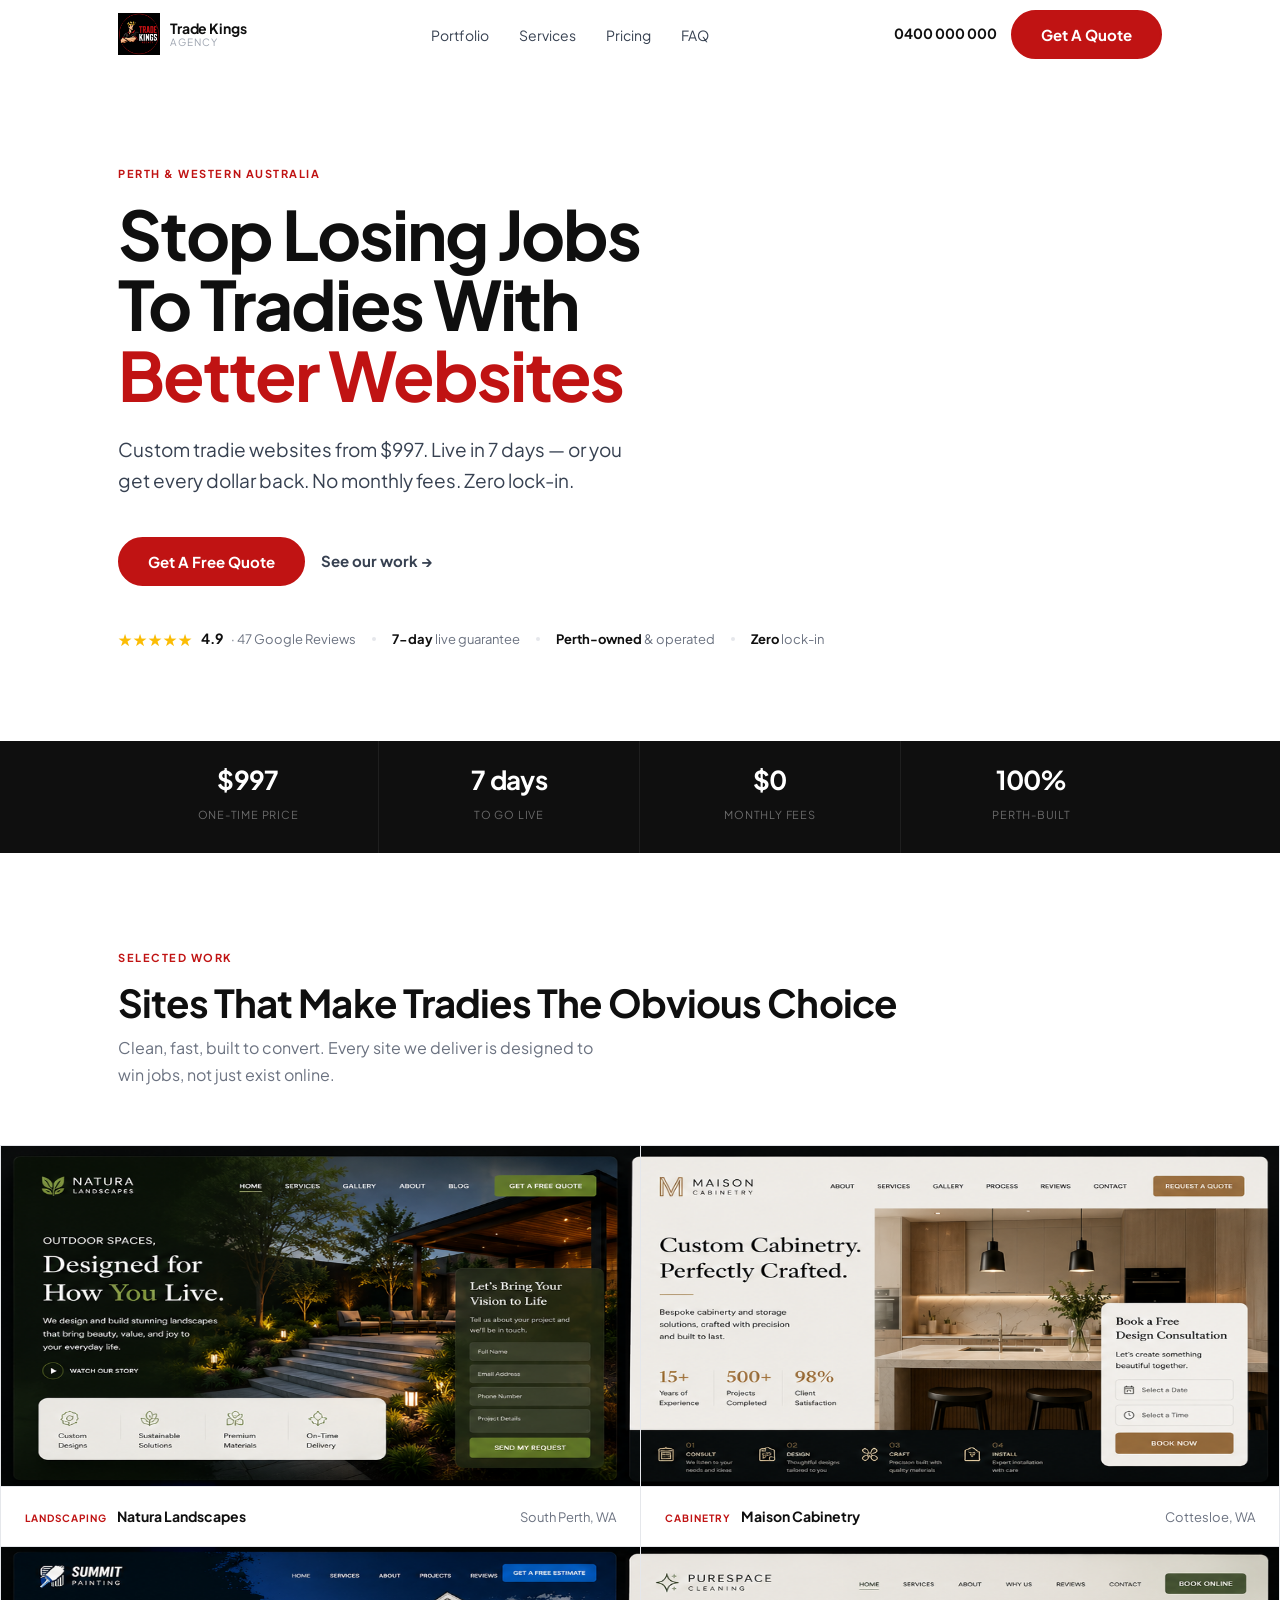
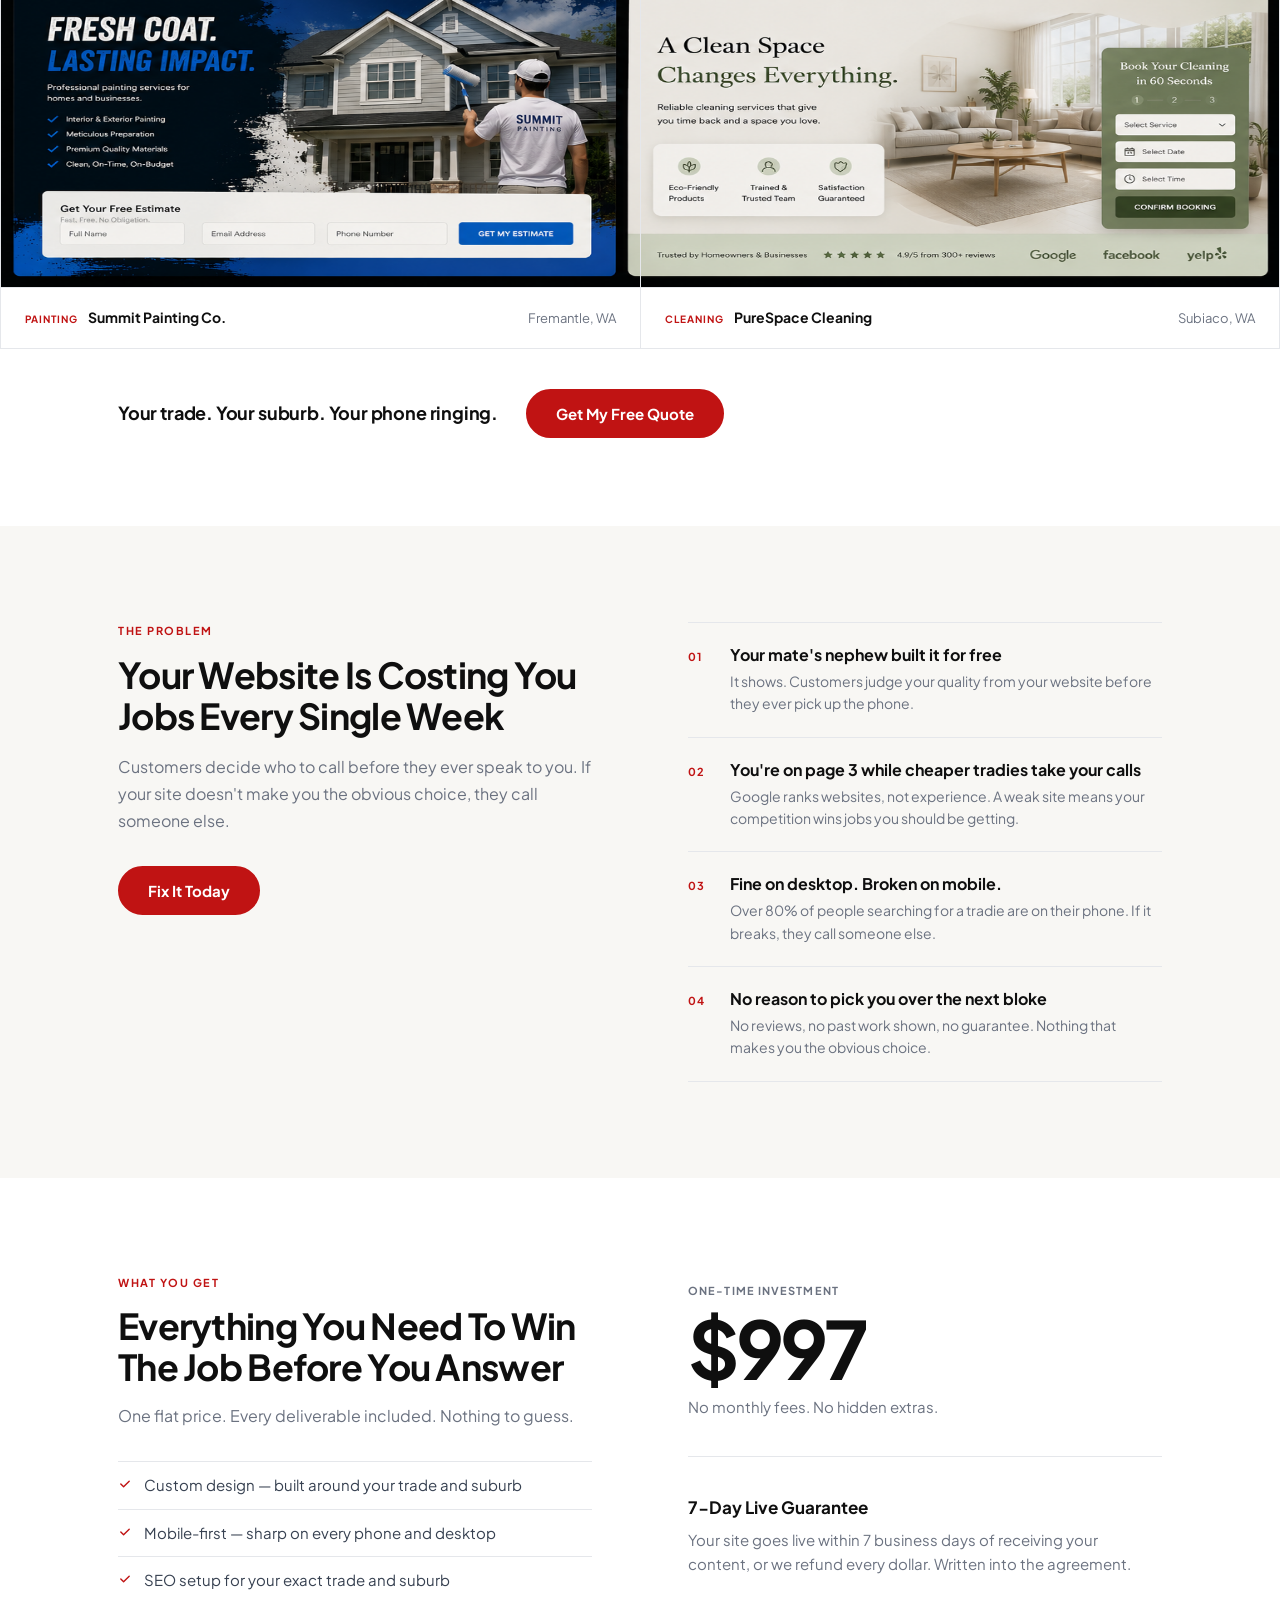
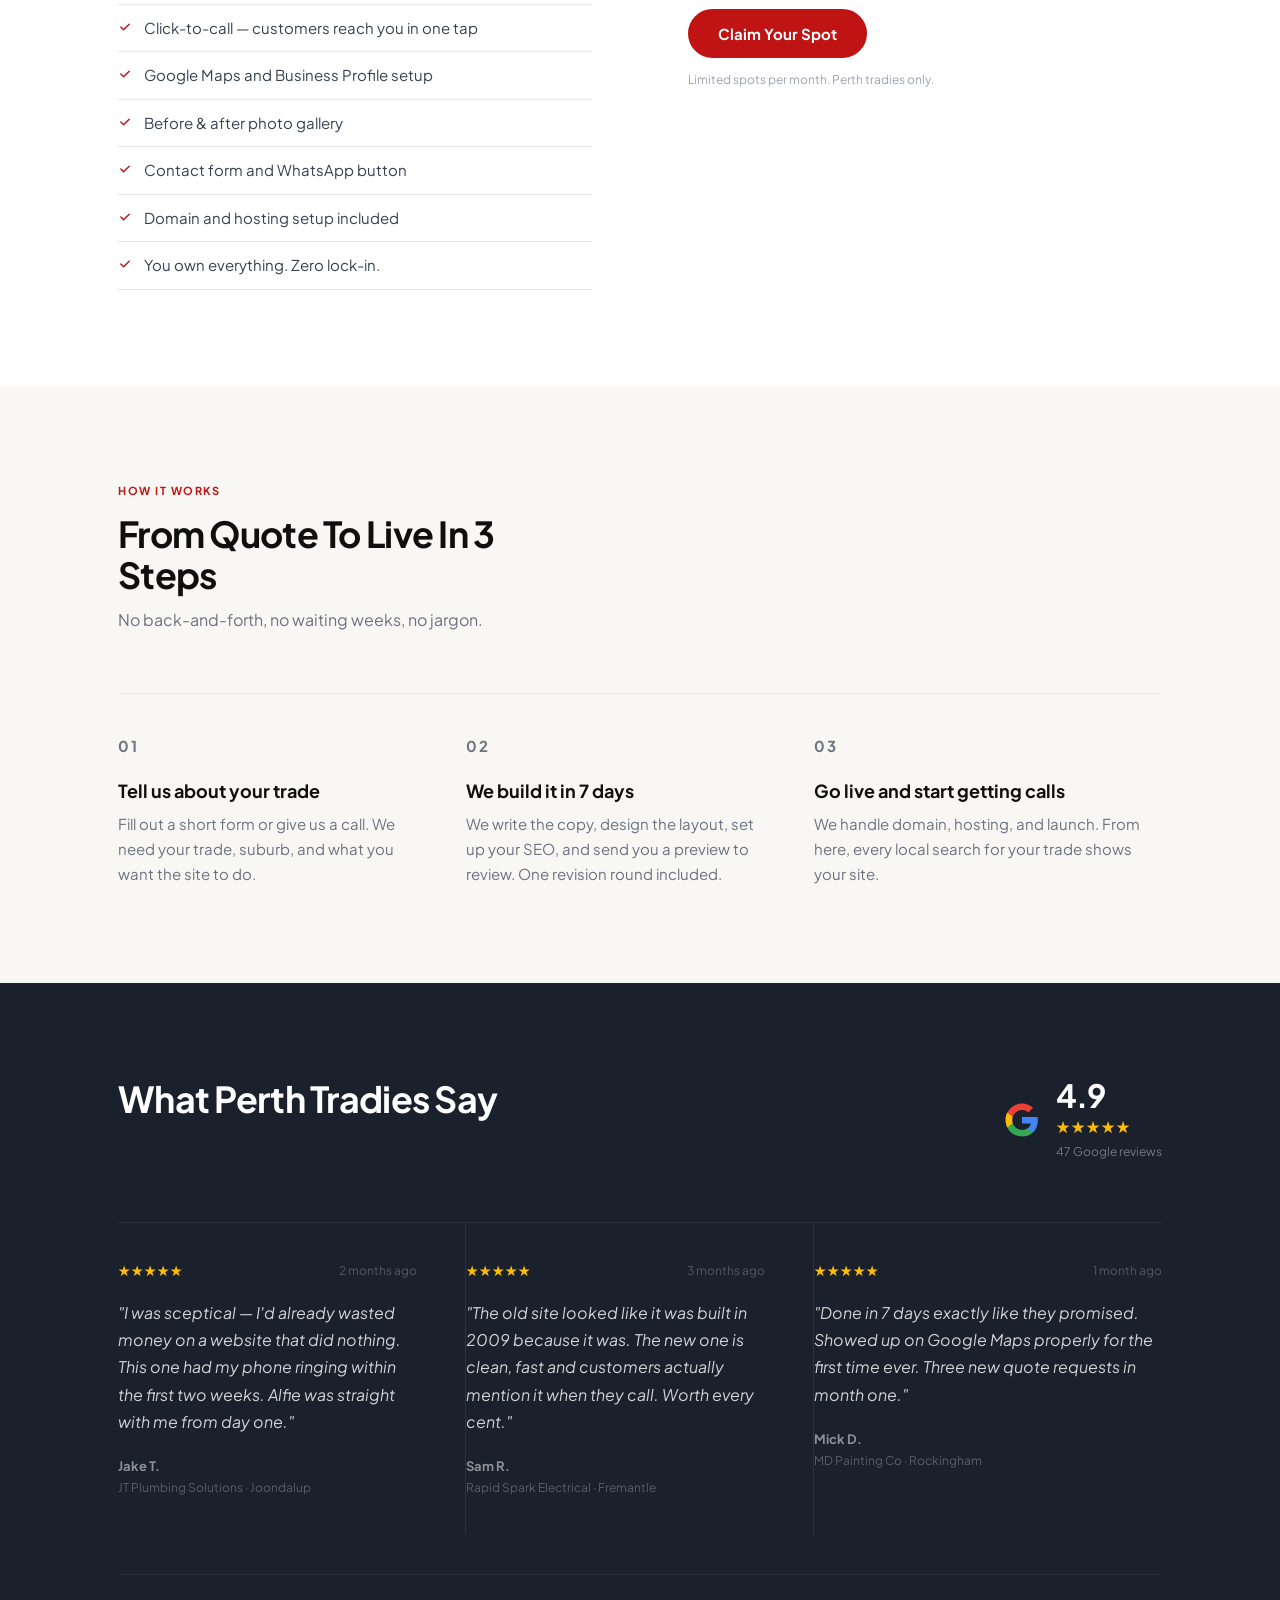
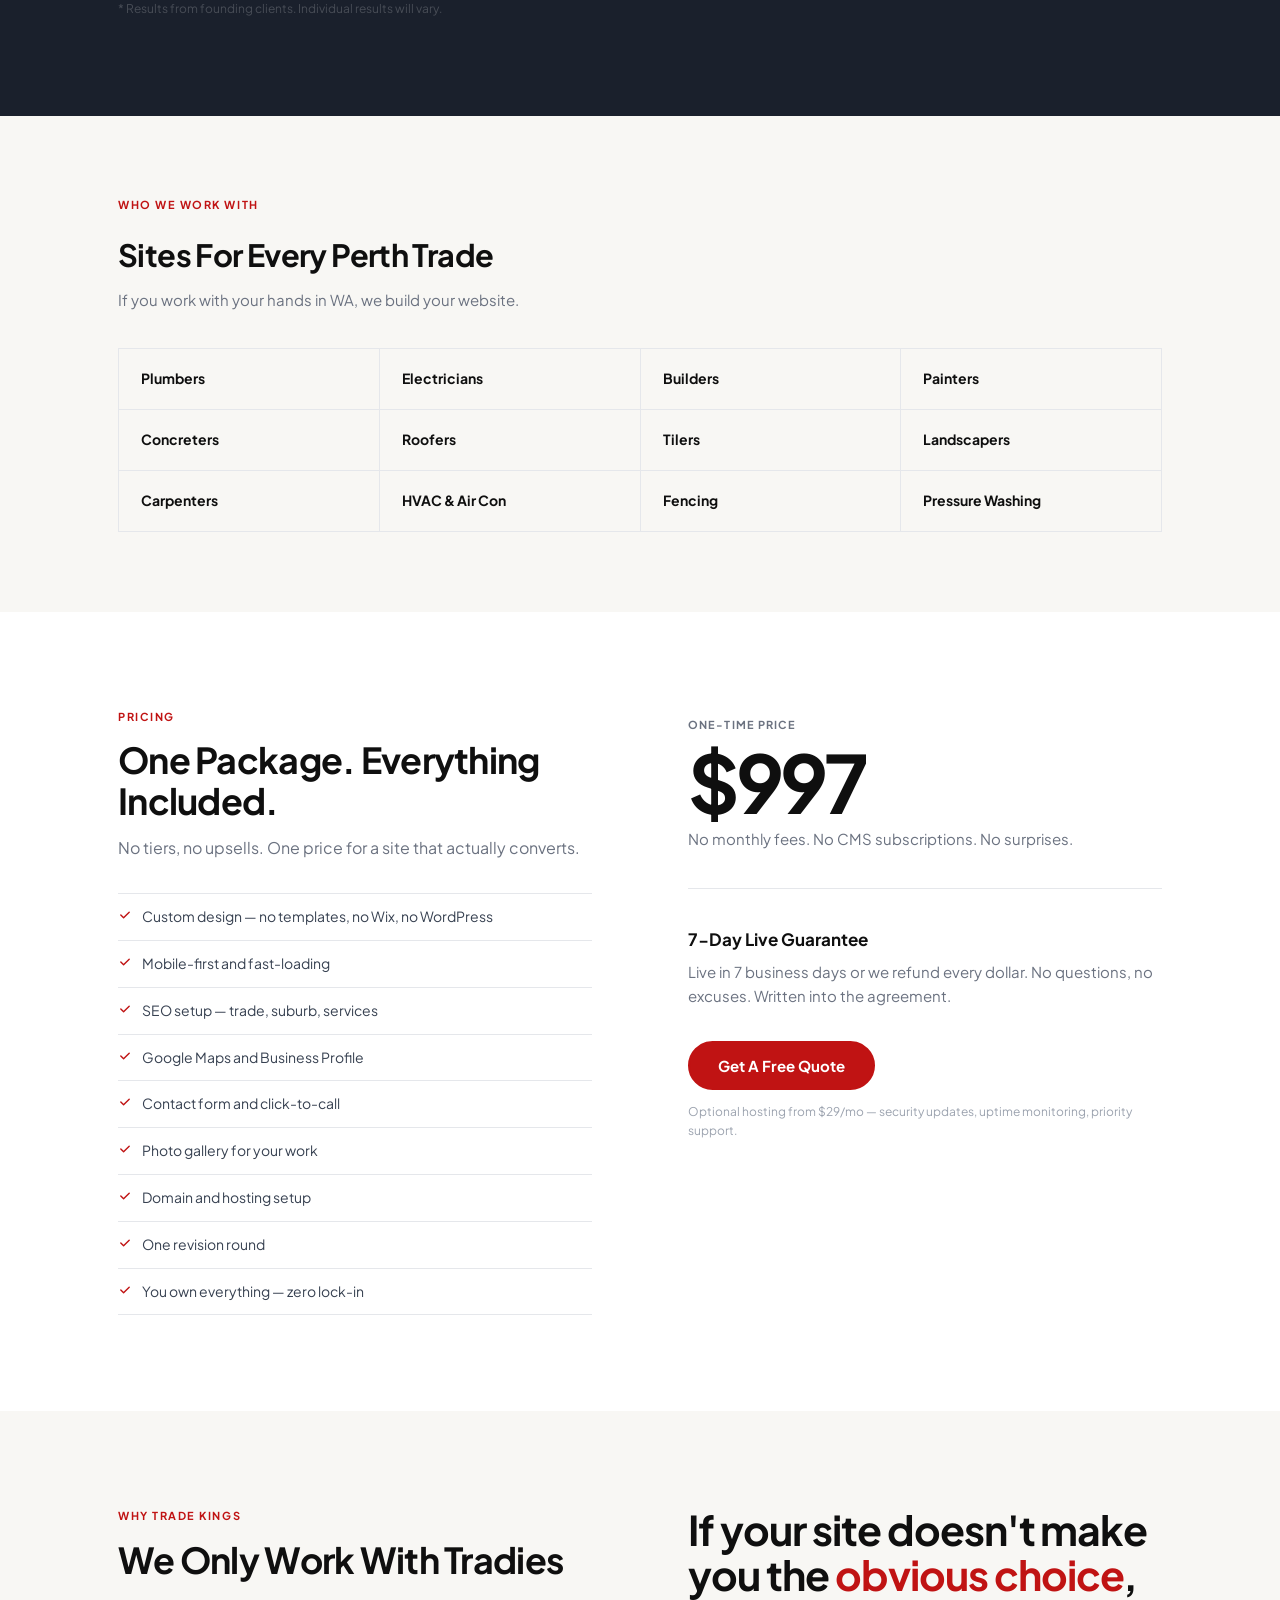
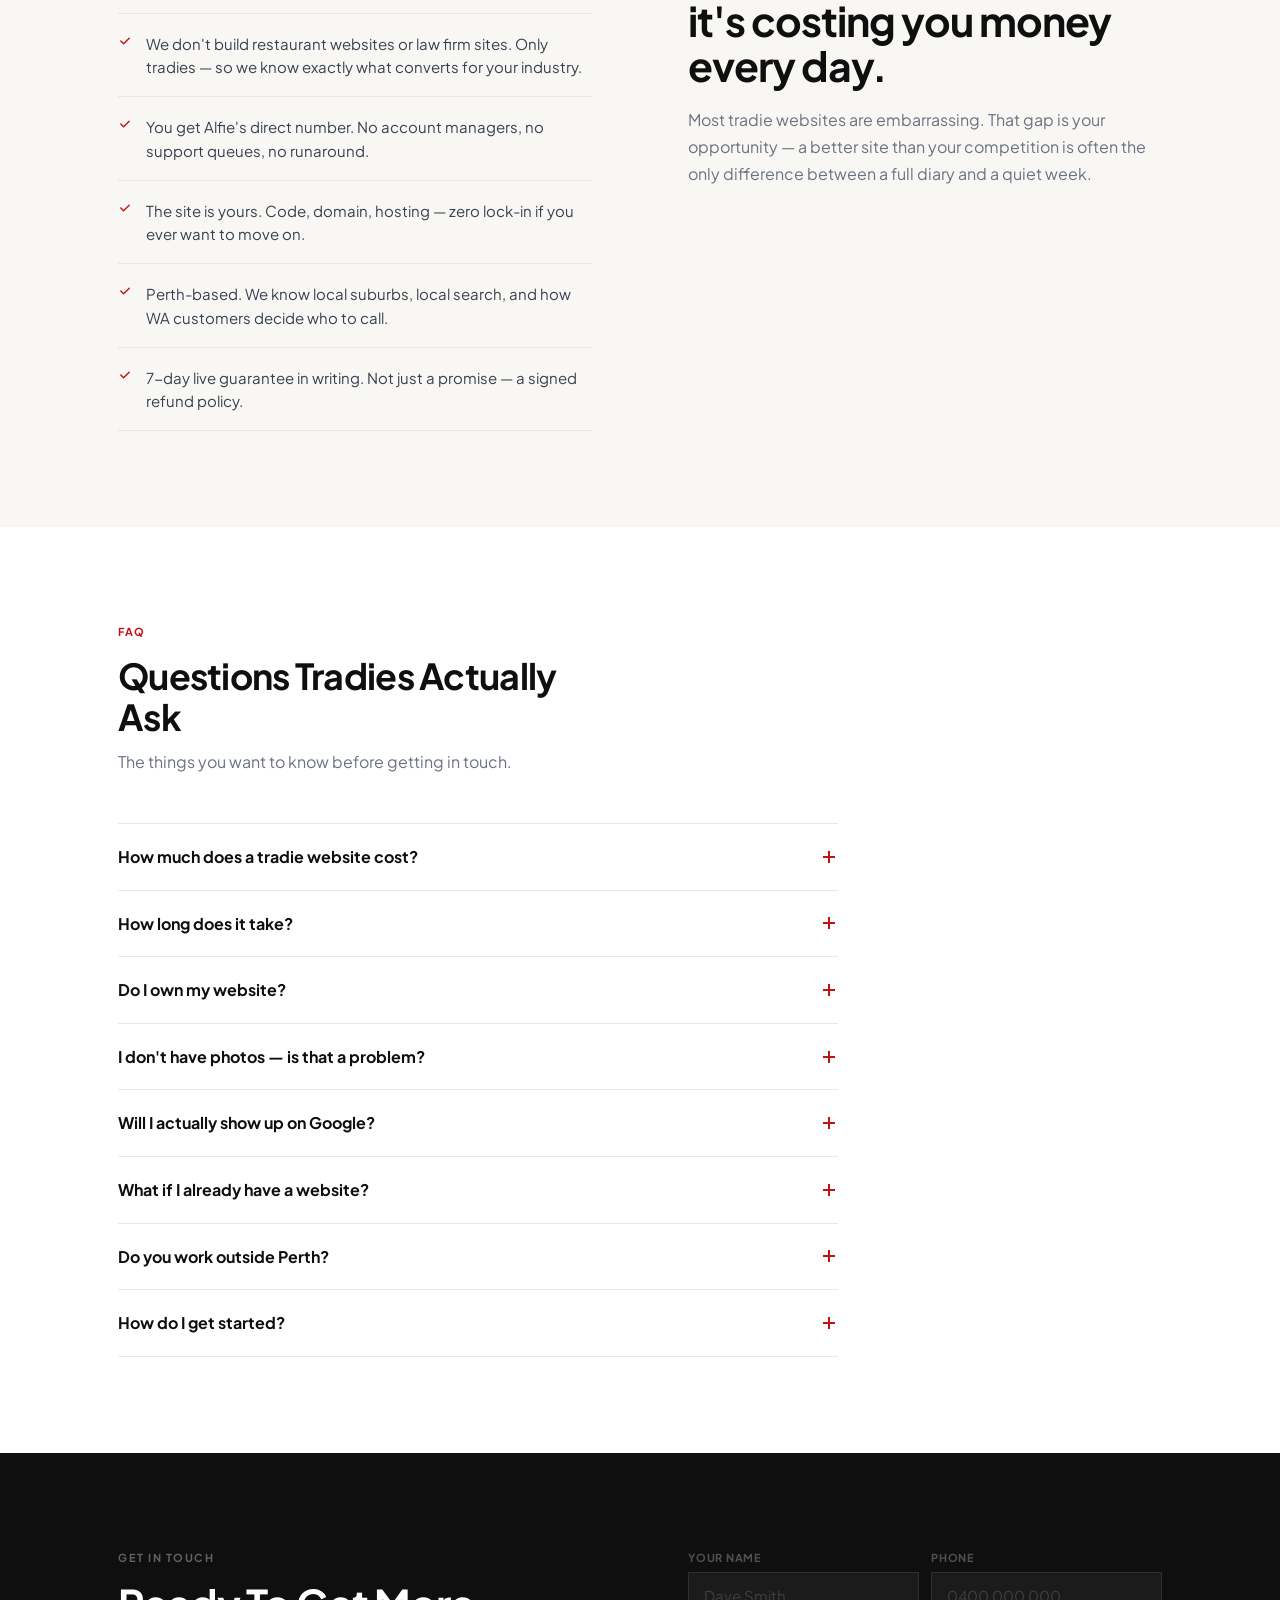
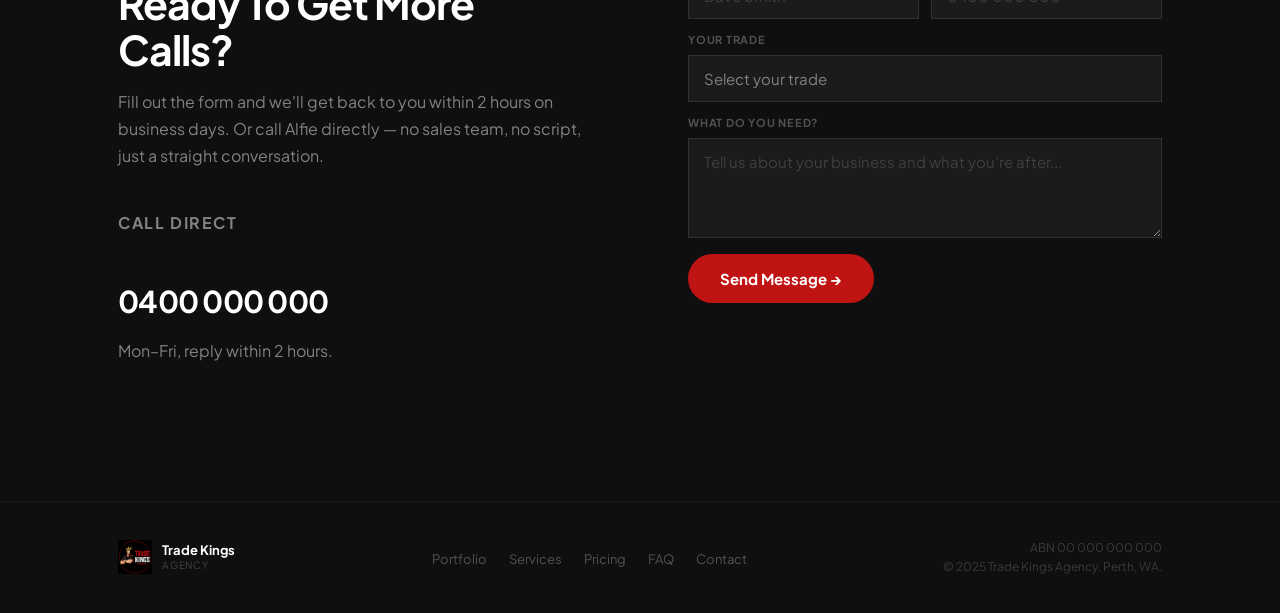
<file: index.html>
<!DOCTYPE html>
<html lang="en">
<head>
<meta charset="UTF-8">
<meta name="viewport" content="width=device-width, initial-scale=1.0">
<title>Trade Kings Agency — Perth Tradie Websites That Get You More Calls</title>
<meta name="description" content="Trade Kings Agency builds high-converting websites for Perth tradies. From $997, live in 7 days, zero monthly fees. Plumbers, electricians, builders and more across WA.">
<meta name="robots" content="index, follow">
<link rel="canonical" href="https://tradekingsagency.com.au/">
<meta property="og:type" content="website">
<meta property="og:title" content="Trade Kings Agency — Perth Tradie Websites">
<meta property="og:description" content="Websites for Perth tradies from $997. Live in 7 days or your money back.">
<meta property="og:url" content="https://tradekingsagency.com.au/">
<meta name="twitter:card" content="summary_large_image">
<link rel="preconnect" href="https://fonts.googleapis.com">
<link rel="preconnect" href="https://fonts.gstatic.com" crossorigin>
<link href="https://fonts.googleapis.com/css2?family=Plus+Jakarta+Sans:wght@400;700&display=swap" rel="stylesheet">
<script type="application/ld+json">
{"@context":"https://schema.org","@type":"LocalBusiness","name":"Trade Kings Agency","description":"Web design for Perth tradies.","url":"https://tradekingsagency.com.au","telephone":"+61400000000","address":{"@type":"PostalAddress","addressLocality":"Perth","addressRegion":"WA","addressCountry":"AU"},"areaServed":"Western Australia","aggregateRating":{"@type":"AggregateRating","ratingValue":"4.9","reviewCount":"47"}}
</script>
<script type="application/ld+json">
{"@context":"https://schema.org","@type":"FAQPage","mainEntity":[{"@type":"Question","name":"How much does a tradie website cost?","acceptedAnswer":{"@type":"Answer","text":"From $997 one-time. No monthly fees."}},{"@type":"Question","name":"How long does it take?","acceptedAnswer":{"@type":"Answer","text":"7 business days from receiving your content, guaranteed in writing."}}]}
</script>
<style>
*, *::before, *::after { box-sizing: border-box; margin: 0; padding: 0; }

:root {
  --red:    #C01313;
  --black:  #0F0F0F;
  --ink:    #1A202C;
  --body:   #374151;
  --muted:  #6B7280;
  --faint:  #9CA3AF;
  --rule:   #E5E7EB;
  --cream:  #F8F7F4;
  --white:  #FFFFFF;
  --max:    1140px;
  --px:     48px;
}

html { scroll-behavior: smooth; }
body { font-family: 'Plus Jakarta Sans', sans-serif; font-size: 17px; line-height: 1.7; color: var(--body); background: var(--white); -webkit-font-smoothing: antialiased; }
img { display: block; max-width: 100%; }
a { color: inherit; text-decoration: none; }

.wrap { max-width: var(--max); margin: 0 auto; padding: 0 var(--px); }

.btn { display: inline-block; font-family: inherit; font-size: 15px; font-weight: 700; line-height: 1; padding: 15px 28px; border-radius: 100px; border: 2px solid transparent; cursor: pointer; transition: all .18s; white-space: nowrap; }
.btn-red  { background: var(--red); color: var(--white); border-color: var(--red); }
.btn-red:hover { background: #a01010; border-color: #a01010; }
.btn-white { background: var(--white); color: var(--black); border-color: var(--white); }
.btn-white:hover { background: var(--cream); }
.btn-outline { background: transparent; color: var(--black); border-color: var(--rule); }
.btn-outline:hover { border-color: var(--black); }

.eyebrow { display: block; font-size: 11px; font-weight: 700; letter-spacing: .14em; text-transform: uppercase; color: var(--red); margin-bottom: 14px; }

.reveal { opacity: 0; transform: translateY(18px); transition: opacity .5s ease, transform .5s ease; }
.reveal.in { opacity: 1; transform: none; }


/* ─── NAV ─── */
.site-header { position: sticky; top: 0; z-index: 100; background: var(--white); border-bottom: 1px solid transparent; transition: border-color .2s, box-shadow .2s; }
.site-header.scrolled { border-bottom-color: var(--rule); box-shadow: 0 1px 16px rgba(0,0,0,.06); }
.nav { display: flex; align-items: center; height: 68px; gap: 40px; }
.nav__logo { flex-shrink: 0; display: flex; align-items: center; gap: 10px; }
.nav__logo img { width: 42px; height: 42px; object-fit: contain; }
.nav__logo-name { font-size: 14px; font-weight: 700; color: var(--black); line-height: 1.2; letter-spacing: -.01em; }
.nav__logo-name small { display: block; font-size: 10px; font-weight: 400; letter-spacing: .1em; text-transform: uppercase; color: var(--faint); }
.nav__links { display: flex; align-items: center; gap: 30px; list-style: none; margin: 0 auto; }
.nav__links a { font-size: 14px; color: var(--body); transition: color .15s; }
.nav__links a:hover { color: var(--black); }
.nav__right { display: flex; align-items: center; gap: 14px; flex-shrink: 0; }
.nav__phone { font-size: 14px; font-weight: 700; color: var(--black); transition: color .15s; }
.nav__phone:hover { color: var(--red); }
.hamburger { display: none; background: none; border: none; cursor: pointer; padding: 6px; margin-left: auto; }
.hamburger span { display: block; width: 22px; height: 2px; background: var(--black); margin: 5px 0; transition: all .22s; }
.hamburger[aria-expanded="true"] span:nth-child(1) { transform: translateY(7px) rotate(45deg); }
.hamburger[aria-expanded="true"] span:nth-child(2) { opacity: 0; }
.hamburger[aria-expanded="true"] span:nth-child(3) { transform: translateY(-7px) rotate(-45deg); }
.nav-drawer { display: none; position: fixed; top: 68px; left: 0; right: 0; background: var(--white); border-top: 1px solid var(--rule); padding: 20px var(--px) 28px; z-index: 99; box-shadow: 0 8px 32px rgba(0,0,0,.1); }
.nav-drawer.open { display: block; }
.nav-drawer a { display: block; font-size: 16px; font-weight: 700; color: var(--black); padding: 12px 0; border-bottom: 1px solid var(--rule); }
.nav-drawer .btn { margin-top: 18px; display: block; text-align: center; }


/* ─── HERO ─── */
.hero { background: var(--white); padding: 96px 0 88px; }
.hero__inner { max-width: 780px; }
.hero__h1 {
  font-size: clamp(40px, 5.5vw, 68px);
  font-weight: 700;
  line-height: 1.04;
  letter-spacing: -.03em;
  color: var(--black);
  margin-bottom: 24px;
}
.hero__h1 em { font-style: normal; color: var(--red); }
.hero__sub { font-size: 19px; color: var(--body); line-height: 1.65; margin-bottom: 40px; max-width: 520px; }
.hero__actions { display: flex; align-items: center; gap: 16px; flex-wrap: wrap; margin-bottom: 40px; }
.hero__link { font-size: 15px; font-weight: 700; color: var(--body); display: inline-flex; align-items: center; gap: 6px; transition: color .15s, gap .15s; }
.hero__link:hover { color: var(--black); gap: 10px; }
.hero__trust { display: flex; align-items: center; gap: 0; flex-wrap: wrap; }
.hero__stars { display: flex; align-items: center; gap: 8px; }
.hero__stars-icons { color: #FBBC04; font-size: 16px; letter-spacing: 1px; }
.hero__stars-text { font-size: 14px; font-weight: 700; color: var(--black); }
.hero__stars-count { font-size: 13px; color: var(--muted); font-weight: 400; }
.hero__trust-dot { width: 4px; height: 4px; border-radius: 50%; background: var(--rule); margin: 0 16px; flex-shrink: 0; }
.hero__trust-item { font-size: 13px; color: var(--muted); }
.hero__trust-item strong { color: var(--black); font-weight: 700; }


/* ─── STATS BAR ─── */
.stats-bar { background: var(--black); }
.stats-bar__inner { display: grid; grid-template-columns: repeat(4, 1fr); }
.stat-item { padding: 26px 0; text-align: center; border-right: 1px solid rgba(255,255,255,.07); }
.stat-item:last-child { border-right: none; }
.stat-item__num { display: block; font-size: 26px; font-weight: 700; color: var(--white); letter-spacing: -.025em; line-height: 1; margin-bottom: 5px; }
.stat-item__label { font-size: 11px; color: rgba(255,255,255,.38); letter-spacing: .07em; text-transform: uppercase; }


/* ─── PORTFOLIO ─── */
.portfolio { padding: 96px 0 0; background: var(--white); }
.portfolio__head { margin-bottom: 56px; }
.portfolio__head h2 { font-size: clamp(28px, 3vw, 42px); font-weight: 700; color: var(--black); letter-spacing: -.025em; line-height: 1.12; margin-bottom: 10px; }
.portfolio__head p { font-size: 16px; color: var(--muted); max-width: 480px; }
.portfolio__grid { display: grid; grid-template-columns: 1fr 1fr; border-top: 1px solid var(--rule); border-left: 1px solid var(--rule); }
.portfolio__card { overflow: hidden; border-right: 1px solid var(--rule); border-bottom: 1px solid var(--rule); }
.portfolio__card-img { height: 340px; background-image: url('portfolio.png'); background-size: 200% 200%; background-repeat: no-repeat; transition: transform .5s cubic-bezier(.25,.46,.45,.94); }
.portfolio__card:hover .portfolio__card-img { transform: scale(1.03); }
.portfolio__card--tl .portfolio__card-img { background-position: 0% 0%; }
.portfolio__card--tr .portfolio__card-img { background-position: 100% 0%; }
.portfolio__card--bl .portfolio__card-img { background-position: 0% 100%; }
.portfolio__card--br .portfolio__card-img { background-position: 100% 100%; }
.portfolio__card-info { padding: 18px 24px; border-top: 1px solid var(--rule); display: flex; align-items: baseline; gap: 10px; flex-wrap: wrap; }
.portfolio__trade { font-size: 10px; font-weight: 700; letter-spacing: .1em; text-transform: uppercase; color: var(--red); }
.portfolio__name { font-size: 14px; font-weight: 700; color: var(--black); }
.portfolio__loc { font-size: 13px; color: var(--muted); margin-left: auto; }
.portfolio__cta { padding: 40px 0 88px; display: flex; align-items: center; gap: 28px; flex-wrap: wrap; }
.portfolio__cta p { font-size: 18px; font-weight: 700; color: var(--black); letter-spacing: -.01em; }


/* ─── PAIN ─── */
.pain { padding: 96px 0; background: var(--cream); }
.pain__inner { display: grid; grid-template-columns: 1fr 1fr; gap: 96px; align-items: start; }
.pain__left h2 { font-size: clamp(26px, 2.8vw, 38px); font-weight: 700; color: var(--black); letter-spacing: -.02em; line-height: 1.14; margin-bottom: 16px; }
.pain__left > p { font-size: 16px; color: var(--muted); line-height: 1.7; margin-bottom: 32px; }
.pain__list { list-style: none; counter-reset: pain; }
.pain__item { counter-increment: pain; display: flex; gap: 18px; padding: 22px 0; border-bottom: 1px solid var(--rule); }
.pain__item:first-child { border-top: 1px solid var(--rule); }
.pain__n { font-size: 11px; font-weight: 700; color: var(--red); letter-spacing: .07em; padding-top: 3px; flex-shrink: 0; min-width: 24px; }
.pain__n::before { content: counter(pain, decimal-leading-zero); }
.pain__copy strong { display: block; font-size: 16px; font-weight: 700; color: var(--black); margin-bottom: 4px; line-height: 1.3; }
.pain__copy p { font-size: 14px; color: var(--muted); line-height: 1.6; }


/* ─── OFFER ─── */
.offer { padding: 96px 0; background: var(--white); }
.offer__inner { display: grid; grid-template-columns: 1fr 1fr; gap: 96px; align-items: start; }
.offer__left h2 { font-size: clamp(26px, 2.8vw, 38px); font-weight: 700; color: var(--black); letter-spacing: -.02em; line-height: 1.14; margin-bottom: 14px; }
.offer__left > p { font-size: 16px; color: var(--muted); margin-bottom: 32px; line-height: 1.7; }
.offer__list { list-style: none; }
.offer__list li { display: flex; gap: 12px; align-items: flex-start; padding: 12px 0; border-bottom: 1px solid var(--rule); font-size: 15px; color: var(--body); line-height: 1.5; }
.offer__list li:first-child { border-top: 1px solid var(--rule); }
.tick { color: var(--red); flex-shrink: 0; margin-top: 3px; }
.offer__right { padding-top: 8px; }
.offer__price-label { font-size: 11px; font-weight: 700; letter-spacing: .1em; text-transform: uppercase; color: var(--muted); margin-bottom: 8px; }
.offer__price { font-size: 80px; font-weight: 700; color: var(--black); letter-spacing: -.05em; line-height: 1; margin-bottom: 6px; }
.offer__price-note { font-size: 15px; color: var(--muted); margin-bottom: 36px; padding-bottom: 36px; border-bottom: 1px solid var(--rule); }
.offer__guarantee { margin-bottom: 32px; }
.offer__guarantee strong { display: block; font-size: 17px; font-weight: 700; color: var(--black); margin-bottom: 6px; }
.offer__guarantee p { font-size: 15px; color: var(--muted); line-height: 1.65; }
.offer__note { margin-top: 12px; font-size: 12px; color: var(--faint); }


/* ─── PROCESS ─── */
.process { padding: 96px 0; background: var(--cream); }
.process__head { max-width: 480px; margin-bottom: 60px; }
.process__head h2 { font-size: clamp(26px, 2.8vw, 38px); font-weight: 700; color: var(--black); letter-spacing: -.02em; line-height: 1.14; margin-bottom: 10px; }
.process__head p { font-size: 16px; color: var(--muted); }
.process__steps { display: grid; grid-template-columns: repeat(3, 1fr); border-top: 1px solid var(--rule); }
.process__step { padding: 40px 0 0; padding-right: 48px; }
.process__step:last-child { padding-right: 0; }
.process__n { font-size: 11px; font-weight: 700; letter-spacing: .1em; color: var(--red); margin-bottom: 20px; }
.process__step h3 { font-size: 18px; font-weight: 700; color: var(--black); margin-bottom: 10px; line-height: 1.3; }
.process__step p { font-size: 15px; color: var(--muted); line-height: 1.65; }


/* ─── GOOGLE REVIEWS ─── */
.reviews { padding: 96px 0; background: var(--ink); }
.reviews__top { display: flex; align-items: flex-start; justify-content: space-between; margin-bottom: 60px; gap: 40px; }
.reviews__top h2 { font-size: clamp(26px, 2.8vw, 38px); font-weight: 700; color: var(--white); letter-spacing: -.02em; line-height: 1.14; max-width: 400px; }
.reviews__rating { display: flex; align-items: center; gap: 16px; flex-shrink: 0; }
.reviews__google-g { width: 36px; height: 36px; }
.reviews__score { }
.reviews__score-num { font-size: 32px; font-weight: 700; color: var(--white); letter-spacing: -.025em; line-height: 1; margin-bottom: 2px; }
.reviews__score-stars { color: #FBBC04; font-size: 16px; letter-spacing: 1px; display: block; margin-bottom: 2px; }
.reviews__score-count { font-size: 12px; color: rgba(255,255,255,.4); }
.reviews__grid { display: grid; grid-template-columns: repeat(3, 1fr); border-top: 1px solid rgba(255,255,255,.08); }
.review { padding: 36px 0; padding-right: 48px; border-right: 1px solid rgba(255,255,255,.08); }
.review:last-child { border-right: none; padding-right: 0; }
.review__header { display: flex; align-items: center; justify-content: space-between; margin-bottom: 16px; }
.review__stars { color: #FBBC04; font-size: 14px; letter-spacing: 1px; }
.review__date { font-size: 12px; color: rgba(255,255,255,.25); }
.review__text { font-size: 16px; font-style: italic; color: rgba(255,255,255,.8); line-height: 1.7; margin-bottom: 20px; }
.review__author { font-size: 13px; font-weight: 700; color: rgba(255,255,255,.5); }
.review__author span { display: block; font-size: 12px; font-weight: 400; color: rgba(255,255,255,.28); margin-top: 1px; }
.reviews__note { margin-top: 40px; padding-top: 24px; border-top: 1px solid rgba(255,255,255,.06); font-size: 12px; color: rgba(255,255,255,.2); }


/* ─── TRADES ─── */
.trades { padding: 80px 0; background: var(--cream); }
.trades__head { margin-bottom: 36px; }
.trades__head h2 { font-size: clamp(22px, 2.4vw, 32px); font-weight: 700; color: var(--black); letter-spacing: -.02em; margin-bottom: 6px; }
.trades__head p { font-size: 15px; color: var(--muted); }
.trades__grid { display: grid; grid-template-columns: repeat(4, 1fr); border-top: 1px solid var(--rule); border-left: 1px solid var(--rule); }
.trades__cell { border-right: 1px solid var(--rule); border-bottom: 1px solid var(--rule); padding: 18px 22px; font-size: 14px; font-weight: 700; color: var(--black); transition: background .14s, color .14s; cursor: default; }
.trades__cell:hover { background: var(--black); color: var(--white); }


/* ─── PRICING ─── */
.pricing { padding: 96px 0; background: var(--white); }
.pricing__inner { display: grid; grid-template-columns: 1fr 1fr; gap: 96px; align-items: start; }
.pricing__left h2 { font-size: clamp(26px, 2.8vw, 38px); font-weight: 700; color: var(--black); letter-spacing: -.02em; line-height: 1.14; margin-bottom: 12px; }
.pricing__left > p { font-size: 16px; color: var(--muted); line-height: 1.7; margin-bottom: 32px; }
.pricing__includes { list-style: none; }
.pricing__includes li { display: flex; gap: 10px; align-items: flex-start; padding: 11px 0; border-bottom: 1px solid var(--rule); font-size: 14px; color: var(--body); }
.pricing__includes li:first-child { border-top: 1px solid var(--rule); }
.pricing__right { padding-top: 8px; }
.pricing__label { font-size: 11px; font-weight: 700; letter-spacing: .1em; text-transform: uppercase; color: var(--muted); margin-bottom: 8px; }
.pricing__amount { font-size: 80px; font-weight: 700; color: var(--black); letter-spacing: -.05em; line-height: 1; margin-bottom: 4px; }
.pricing__freq { font-size: 15px; color: var(--muted); margin-bottom: 36px; padding-bottom: 36px; border-bottom: 1px solid var(--rule); }
.pricing__guarantee { margin-bottom: 32px; }
.pricing__guarantee strong { display: block; font-size: 17px; font-weight: 700; color: var(--black); margin-bottom: 6px; }
.pricing__guarantee p { font-size: 15px; color: var(--muted); line-height: 1.65; }
.pricing__host { font-size: 12px; color: var(--faint); margin-top: 12px; line-height: 1.6; }


/* ─── WHY ─── */
.why { padding: 96px 0; background: var(--cream); }
.why__inner { display: grid; grid-template-columns: 1fr 1fr; gap: 96px; align-items: start; }
.why__left h2 { font-size: clamp(26px, 2.8vw, 38px); font-weight: 700; color: var(--black); letter-spacing: -.02em; line-height: 1.14; margin-bottom: 32px; }
.why__list { list-style: none; }
.why__item { display: flex; gap: 14px; padding: 18px 0; border-bottom: 1px solid var(--rule); font-size: 15px; color: var(--body); line-height: 1.55; }
.why__item:first-child { border-top: 1px solid var(--rule); }
.why__check { color: var(--red); flex-shrink: 0; margin-top: 2px; }
.why__right {}
.why__pull { font-size: clamp(28px, 3.2vw, 44px); font-weight: 700; color: var(--black); letter-spacing: -.025em; line-height: 1.1; margin-bottom: 18px; }
.why__pull em { font-style: normal; color: var(--red); }
.why__pull-sub { font-size: 16px; color: var(--muted); line-height: 1.7; }


/* ─── FAQ ─── */
.faq { padding: 96px 0; background: var(--white); }
.faq__head { max-width: 480px; margin-bottom: 48px; }
.faq__head h2 { font-size: clamp(26px, 2.8vw, 38px); font-weight: 700; color: var(--black); letter-spacing: -.02em; line-height: 1.14; margin-bottom: 10px; }
.faq__head p { font-size: 16px; color: var(--muted); }
.faq__list { list-style: none; max-width: 720px; }
.faq__item { border-bottom: 1px solid var(--rule); }
.faq__item:first-child { border-top: 1px solid var(--rule); }
.faq__btn { width: 100%; background: none; border: none; padding: 22px 0; display: flex; align-items: center; justify-content: space-between; gap: 24px; cursor: pointer; text-align: left; font-family: inherit; font-size: 16px; font-weight: 700; color: var(--black); line-height: 1.35; }
.faq__icon { flex-shrink: 0; width: 18px; height: 18px; position: relative; }
.faq__icon::before, .faq__icon::after { content: ''; position: absolute; background: var(--red); transition: transform .22s, opacity .22s; }
.faq__icon::before { width: 2px; height: 12px; top: 3px; left: 8px; }
.faq__icon::after  { width: 12px; height: 2px; top: 8px; left: 3px; }
.faq__item.open .faq__icon::before { transform: rotate(90deg); opacity: 0; }
.faq__body { overflow: hidden; max-height: 0; transition: max-height .32s ease; }
.faq__body-inner { padding: 0 0 22px; font-size: 15px; color: var(--body); line-height: 1.7; }


/* ─── CONTACT ─── */
.contact { padding: 96px 0; background: var(--black); }
.contact__inner { display: grid; grid-template-columns: 1fr 1fr; gap: 96px; align-items: start; }
.contact__left h2 { font-size: clamp(28px, 3.2vw, 46px); font-weight: 700; color: var(--white); letter-spacing: -.025em; line-height: 1.1; margin-bottom: 16px; }
.contact__left > p { font-size: 16px; color: rgba(255,255,255,.48); line-height: 1.7; margin-bottom: 40px; }
.contact__phone-label { font-size: 11px; font-weight: 700; letter-spacing: .1em; text-transform: uppercase; color: rgba(255,255,255,.28); margin-bottom: 6px; }
.contact__phone a { font-size: 30px; font-weight: 700; color: var(--white); letter-spacing: -.025em; transition: color .15s; }
.contact__phone a:hover { color: var(--red); }
.contact__reply { margin-top: 10px; font-size: 12px; color: rgba(255,255,255,.22); }
.contact__form { display: flex; flex-direction: column; gap: 12px; }
.contact__row { display: grid; grid-template-columns: 1fr 1fr; gap: 12px; }
.contact__field { display: flex; flex-direction: column; gap: 5px; }
.contact__label { font-size: 11px; font-weight: 700; letter-spacing: .07em; text-transform: uppercase; color: rgba(255,255,255,.28); }
.contact__input, .contact__select, .contact__textarea { font-family: inherit; font-size: 15px; color: var(--white); background: rgba(255,255,255,.05); border: 1px solid rgba(255,255,255,.09); padding: 13px 15px; outline: none; transition: border-color .18s; -webkit-appearance: none; border-radius: 0; }
.contact__input::placeholder, .contact__textarea::placeholder { color: rgba(255,255,255,.16); }
.contact__input:focus, .contact__select:focus, .contact__textarea:focus { border-color: rgba(255,255,255,.3); }
.contact__select { color: rgba(255,255,255,.45); }
.contact__select option { color: var(--black); background: var(--white); }
.contact__textarea { resize: vertical; min-height: 100px; }
.contact__submit { align-self: flex-start; font-family: inherit; font-size: 15px; font-weight: 700; background: var(--red); color: var(--white); border: none; padding: 15px 32px; border-radius: 100px; cursor: pointer; transition: background .18s; margin-top: 4px; }
.contact__submit:hover { background: #a01010; }


/* ─── FOOTER ─── */
.site-footer { background: var(--black); border-top: 1px solid rgba(255,255,255,.05); padding: 36px 0; }
.footer__inner { display: flex; align-items: center; justify-content: space-between; gap: 24px; flex-wrap: wrap; }
.footer__logo { display: flex; align-items: center; gap: 10px; }
.footer__logo img { width: 34px; height: 34px; object-fit: contain; }
.footer__logo-name { font-size: 13px; font-weight: 700; color: var(--white); line-height: 1.3; }
.footer__logo-name small { display: block; font-size: 10px; font-weight: 400; color: rgba(255,255,255,.22); letter-spacing: .08em; text-transform: uppercase; }
.footer__links { display: flex; gap: 22px; list-style: none; }
.footer__links a { font-size: 13px; color: rgba(255,255,255,.28); transition: color .15s; }
.footer__links a:hover { color: var(--white); }
.footer__copy { font-size: 12px; color: rgba(255,255,255,.18); line-height: 1.65; text-align: right; }


/* ─── RESPONSIVE ─── */
@media (max-width: 960px) {
  :root { --px: 28px; }
  .hero { padding: 72px 0 64px; }
  .stats-bar__inner { grid-template-columns: repeat(2, 1fr); }
  .stat-item:nth-child(2) { border-right: none; }
  .stat-item:nth-child(3) { border-right: 1px solid rgba(255,255,255,.07); }
  .portfolio__card-img { height: 260px; }
  .pain__inner { grid-template-columns: 1fr; gap: 40px; }
  .offer__inner { grid-template-columns: 1fr; gap: 40px; }
  .offer__right { padding-top: 0; border-top: 1px solid var(--rule); padding-top: 40px; }
  .process__steps { grid-template-columns: 1fr; }
  .process__step { padding-right: 0; padding-bottom: 40px; border-bottom: 1px solid var(--rule); }
  .process__step:last-child { border-bottom: none; padding-bottom: 0; }
  .reviews__top { flex-direction: column; gap: 24px; }
  .reviews__grid { grid-template-columns: 1fr; }
  .review { padding-right: 0; border-right: none; border-bottom: 1px solid rgba(255,255,255,.08); padding-bottom: 32px; }
  .review:last-child { border-bottom: none; }
  .trades__grid { grid-template-columns: repeat(2, 1fr); }
  .pricing__inner { grid-template-columns: 1fr; gap: 40px; }
  .pricing__right { border-top: 1px solid var(--rule); padding-top: 40px; }
  .why__inner { grid-template-columns: 1fr; gap: 40px; }
  .contact__inner { grid-template-columns: 1fr; gap: 48px; }
  .contact__row { grid-template-columns: 1fr; }
  .footer__inner { flex-direction: column; align-items: flex-start; }
  .footer__copy { text-align: left; }
}
@media (max-width: 640px) {
  :root { --px: 20px; }
  .nav__links { display: none; }
  .nav__phone { display: none; }
  .nav__right .btn { display: none; }
  .hamburger { display: block; }
  .hero { padding: 56px 0 48px; }
  .hero__trust { flex-direction: column; align-items: flex-start; gap: 8px; }
  .hero__trust-dot { display: none; }
  .portfolio__card-img { height: 190px; }
  .portfolio__cta { flex-direction: column; align-items: flex-start; gap: 16px; padding-bottom: 60px; }
  .trades__grid { grid-template-columns: repeat(2, 1fr); }
  .process__steps { grid-template-columns: 1fr; }
}
</style>
</head>
<body>

<header class="site-header" id="site-header">
  <div class="wrap">
    <nav class="nav" aria-label="Main navigation">
      <a href="/" class="nav__logo" aria-label="Trade Kings Agency home">
        <img src="logo.png" alt="Trade Kings Agency" width="42" height="42">
        <span class="nav__logo-name">Trade Kings<small>Agency</small></span>
      </a>
      <ul class="nav__links" role="list">
        <li><a href="#portfolio">Portfolio</a></li>
        <li><a href="#services">Services</a></li>
        <li><a href="#pricing">Pricing</a></li>
        <li><a href="#faq">FAQ</a></li>
      </ul>
      <div class="nav__right">
        <a href="tel:+61400000000" class="nav__phone">0400 000 000</a>
        <a href="#contact" class="btn btn-red">Get A Quote</a>
      </div>
      <button class="hamburger" id="hamburger" aria-label="Open menu" aria-expanded="false" aria-controls="nav-drawer">
        <span></span><span></span><span></span>
      </button>
    </nav>
  </div>
  <nav class="nav-drawer" id="nav-drawer" aria-label="Mobile navigation">
    <a href="#portfolio">Portfolio</a>
    <a href="#services">Services</a>
    <a href="#pricing">Pricing</a>
    <a href="#faq">FAQ</a>
    <a href="tel:+61400000000">0400 000 000</a>
    <a href="#contact" class="btn btn-red">Get A Free Quote</a>
  </nav>
</header>

<main>

  <!-- HERO -->
  <section class="hero" id="home" aria-label="Hero">
    <div class="wrap">
      <div class="hero__inner reveal">
        <span class="eyebrow">Perth &amp; Western Australia</span>
        <h1 class="hero__h1">Stop Losing Jobs<br>To Tradies With<br><em>Better Websites</em></h1>
        <p class="hero__sub">Custom tradie websites from $997. Live in 7 days — or you get every dollar back. No monthly fees. Zero lock-in.</p>
        <div class="hero__actions">
          <a href="#contact" class="btn btn-red">Get A Free Quote</a>
          <a href="#portfolio" class="hero__link">See our work →</a>
        </div>
        <div class="hero__trust">
          <div class="hero__stars">
            <span class="hero__stars-icons">★★★★★</span>
            <span class="hero__stars-text">4.9</span>
            <span class="hero__stars-count">· 47 Google Reviews</span>
          </div>
          <span class="hero__trust-dot" aria-hidden="true"></span>
          <span class="hero__trust-item"><strong>7-day</strong> live guarantee</span>
          <span class="hero__trust-dot" aria-hidden="true"></span>
          <span class="hero__trust-item"><strong>Perth-owned</strong> &amp; operated</span>
          <span class="hero__trust-dot" aria-hidden="true"></span>
          <span class="hero__trust-item"><strong>Zero</strong> lock-in</span>
        </div>
      </div>
    </div>
  </section>

  <!-- STATS -->
  <div class="stats-bar">
    <div class="wrap">
      <div class="stats-bar__inner">
        <div class="stat-item"><span class="stat-item__num">$997</span><span class="stat-item__label">One-time price</span></div>
        <div class="stat-item"><span class="stat-item__num">7 days</span><span class="stat-item__label">To go live</span></div>
        <div class="stat-item"><span class="stat-item__num">$0</span><span class="stat-item__label">Monthly fees</span></div>
        <div class="stat-item"><span class="stat-item__num">100%</span><span class="stat-item__label">Perth-built</span></div>
      </div>
    </div>
  </div>

  <!-- PORTFOLIO -->
  <section class="portfolio" id="portfolio" aria-labelledby="portfolio-heading">
    <div class="wrap">
      <div class="portfolio__head reveal">
        <span class="eyebrow">Selected Work</span>
        <h2 id="portfolio-heading">Sites That Make Tradies The Obvious Choice</h2>
        <p>Clean, fast, built to convert. Every site we deliver is designed to win jobs, not just exist online.</p>
      </div>
    </div>
    <div class="portfolio__grid reveal">
      <article class="portfolio__card portfolio__card--tl">
        <div class="portfolio__card-img" role="img" aria-label="Natura Landscapes website hero"></div>
        <div class="portfolio__card-info">
          <span class="portfolio__trade">Landscaping</span>
          <strong class="portfolio__name">Natura Landscapes</strong>
          <span class="portfolio__loc">South Perth, WA</span>
        </div>
      </article>
      <article class="portfolio__card portfolio__card--tr">
        <div class="portfolio__card-img" role="img" aria-label="Maison Cabinetry website hero"></div>
        <div class="portfolio__card-info">
          <span class="portfolio__trade">Cabinetry</span>
          <strong class="portfolio__name">Maison Cabinetry</strong>
          <span class="portfolio__loc">Cottesloe, WA</span>
        </div>
      </article>
      <article class="portfolio__card portfolio__card--bl">
        <div class="portfolio__card-img" role="img" aria-label="Summit Painting website hero"></div>
        <div class="portfolio__card-info">
          <span class="portfolio__trade">Painting</span>
          <strong class="portfolio__name">Summit Painting Co.</strong>
          <span class="portfolio__loc">Fremantle, WA</span>
        </div>
      </article>
      <article class="portfolio__card portfolio__card--br">
        <div class="portfolio__card-img" role="img" aria-label="PureSpace Cleaning website hero"></div>
        <div class="portfolio__card-info">
          <span class="portfolio__trade">Cleaning</span>
          <strong class="portfolio__name">PureSpace Cleaning</strong>
          <span class="portfolio__loc">Subiaco, WA</span>
        </div>
      </article>
    </div>
    <div class="wrap">
      <div class="portfolio__cta reveal">
        <p>Your trade. Your suburb. Your phone ringing.</p>
        <a href="#contact" class="btn btn-red">Get My Free Quote</a>
      </div>
    </div>
  </section>

  <!-- PAIN -->
  <section class="pain" id="services" aria-labelledby="pain-heading">
    <div class="wrap">
      <div class="pain__inner">
        <div class="pain__left reveal">
          <span class="eyebrow">The Problem</span>
          <h2 id="pain-heading">Your Website Is Costing You Jobs Every Single Week</h2>
          <p>Customers decide who to call before they ever speak to you. If your site doesn't make you the obvious choice, they call someone else.</p>
          <a href="#contact" class="btn btn-red">Fix It Today</a>
        </div>
        <div class="pain__right reveal">
          <ul class="pain__list">
            <li class="pain__item">
              <span class="pain__n"></span>
              <div class="pain__copy">
                <strong>Your mate's nephew built it for free</strong>
                <p>It shows. Customers judge your quality from your website before they ever pick up the phone.</p>
              </div>
            </li>
            <li class="pain__item">
              <span class="pain__n"></span>
              <div class="pain__copy">
                <strong>You're on page 3 while cheaper tradies take your calls</strong>
                <p>Google ranks websites, not experience. A weak site means your competition wins jobs you should be getting.</p>
              </div>
            </li>
            <li class="pain__item">
              <span class="pain__n"></span>
              <div class="pain__copy">
                <strong>Fine on desktop. Broken on mobile.</strong>
                <p>Over 80% of people searching for a tradie are on their phone. If it breaks, they call someone else.</p>
              </div>
            </li>
            <li class="pain__item">
              <span class="pain__n"></span>
              <div class="pain__copy">
                <strong>No reason to pick you over the next bloke</strong>
                <p>No reviews, no past work shown, no guarantee. Nothing that makes you the obvious choice.</p>
              </div>
            </li>
          </ul>
        </div>
      </div>
    </div>
  </section>

  <!-- OFFER -->
  <section class="offer" id="what-you-get" aria-labelledby="offer-heading">
    <div class="wrap">
      <div class="offer__inner">
        <div class="offer__left reveal">
          <span class="eyebrow">What You Get</span>
          <h2 id="offer-heading">Everything You Need To Win The Job Before You Answer</h2>
          <p>One flat price. Every deliverable included. Nothing to guess.</p>
          <ul class="offer__list">
            <li><svg class="tick" width="14" height="14" viewBox="0 0 20 20" fill="currentColor"><path fill-rule="evenodd" d="M16.707 5.293a1 1 0 010 1.414l-8 8a1 1 0 01-1.414 0l-4-4a1 1 0 011.414-1.414L8 12.586l7.293-7.293a1 1 0 011.414 0z" clip-rule="evenodd"/></svg>Custom design — built around your trade and suburb</li>
            <li><svg class="tick" width="14" height="14" viewBox="0 0 20 20" fill="currentColor"><path fill-rule="evenodd" d="M16.707 5.293a1 1 0 010 1.414l-8 8a1 1 0 01-1.414 0l-4-4a1 1 0 011.414-1.414L8 12.586l7.293-7.293a1 1 0 011.414 0z" clip-rule="evenodd"/></svg>Mobile-first — sharp on every phone and desktop</li>
            <li><svg class="tick" width="14" height="14" viewBox="0 0 20 20" fill="currentColor"><path fill-rule="evenodd" d="M16.707 5.293a1 1 0 010 1.414l-8 8a1 1 0 01-1.414 0l-4-4a1 1 0 011.414-1.414L8 12.586l7.293-7.293a1 1 0 011.414 0z" clip-rule="evenodd"/></svg>SEO setup for your exact trade and suburb</li>
            <li><svg class="tick" width="14" height="14" viewBox="0 0 20 20" fill="currentColor"><path fill-rule="evenodd" d="M16.707 5.293a1 1 0 010 1.414l-8 8a1 1 0 01-1.414 0l-4-4a1 1 0 011.414-1.414L8 12.586l7.293-7.293a1 1 0 011.414 0z" clip-rule="evenodd"/></svg>Click-to-call — customers reach you in one tap</li>
            <li><svg class="tick" width="14" height="14" viewBox="0 0 20 20" fill="currentColor"><path fill-rule="evenodd" d="M16.707 5.293a1 1 0 010 1.414l-8 8a1 1 0 01-1.414 0l-4-4a1 1 0 011.414-1.414L8 12.586l7.293-7.293a1 1 0 011.414 0z" clip-rule="evenodd"/></svg>Google Maps and Business Profile setup</li>
            <li><svg class="tick" width="14" height="14" viewBox="0 0 20 20" fill="currentColor"><path fill-rule="evenodd" d="M16.707 5.293a1 1 0 010 1.414l-8 8a1 1 0 01-1.414 0l-4-4a1 1 0 011.414-1.414L8 12.586l7.293-7.293a1 1 0 011.414 0z" clip-rule="evenodd"/></svg>Before &amp; after photo gallery</li>
            <li><svg class="tick" width="14" height="14" viewBox="0 0 20 20" fill="currentColor"><path fill-rule="evenodd" d="M16.707 5.293a1 1 0 010 1.414l-8 8a1 1 0 01-1.414 0l-4-4a1 1 0 011.414-1.414L8 12.586l7.293-7.293a1 1 0 011.414 0z" clip-rule="evenodd"/></svg>Contact form and WhatsApp button</li>
            <li><svg class="tick" width="14" height="14" viewBox="0 0 20 20" fill="currentColor"><path fill-rule="evenodd" d="M16.707 5.293a1 1 0 010 1.414l-8 8a1 1 0 01-1.414 0l-4-4a1 1 0 011.414-1.414L8 12.586l7.293-7.293a1 1 0 011.414 0z" clip-rule="evenodd"/></svg>Domain and hosting setup included</li>
            <li><svg class="tick" width="14" height="14" viewBox="0 0 20 20" fill="currentColor"><path fill-rule="evenodd" d="M16.707 5.293a1 1 0 010 1.414l-8 8a1 1 0 01-1.414 0l-4-4a1 1 0 011.414-1.414L8 12.586l7.293-7.293a1 1 0 011.414 0z" clip-rule="evenodd"/></svg>You own everything. Zero lock-in.</li>
          </ul>
        </div>
        <div class="offer__right reveal">
          <p class="offer__price-label">One-time investment</p>
          <p class="offer__price">$997</p>
          <p class="offer__price-note">No monthly fees. No hidden extras.</p>
          <div class="offer__guarantee">
            <strong>7-Day Live Guarantee</strong>
            <p>Your site goes live within 7 business days of receiving your content, or we refund every dollar. Written into the agreement.</p>
          </div>
          <a href="#contact" class="btn btn-red">Claim Your Spot</a>
          <p class="offer__note">Limited spots per month. Perth tradies only.</p>
        </div>
      </div>
    </div>
  </section>

  <!-- PROCESS -->
  <section class="process" id="how" aria-labelledby="process-heading">
    <div class="wrap">
      <div class="process__head reveal">
        <span class="eyebrow">How It Works</span>
        <h2 id="process-heading">From Quote To Live In 3 Steps</h2>
        <p>No back-and-forth, no waiting weeks, no jargon.</p>
      </div>
      <div class="process__steps reveal">
        <div class="process__step">
          <p class="process__n">01</p>
          <h3>Tell us about your trade</h3>
          <p>Fill out a short form or give us a call. We need your trade, suburb, and what you want the site to do.</p>
        </div>
        <div class="process__step">
          <p class="process__n">02</p>
          <h3>We build it in 7 days</h3>
          <p>We write the copy, design the layout, set up your SEO, and send you a preview to review. One revision round included.</p>
        </div>
        <div class="process__step">
          <p class="process__n">03</p>
          <h3>Go live and start getting calls</h3>
          <p>We handle domain, hosting, and launch. From here, every local search for your trade shows your site.</p>
        </div>
      </div>
    </div>
  </section>

  <!-- GOOGLE REVIEWS -->
  <section class="reviews" id="reviews" aria-labelledby="reviews-heading">
    <div class="wrap">
      <div class="reviews__top reveal">
        <h2 id="reviews-heading">What Perth Tradies Say</h2>
        <div class="reviews__rating">
          <svg class="reviews__google-g" viewBox="0 0 24 24" fill="none" aria-label="Google" role="img">
            <path d="M22.56 12.25c0-.78-.07-1.53-.2-2.25H12v4.26h5.92c-.26 1.37-1.04 2.53-2.21 3.31v2.77h3.57c2.08-1.92 3.28-4.74 3.28-8.09z" fill="#4285F4"/>
            <path d="M12 23c2.97 0 5.46-.98 7.28-2.66l-3.57-2.77c-.98.66-2.23 1.06-3.71 1.06-2.86 0-5.29-1.93-6.16-4.53H2.18v2.84C3.99 20.53 7.7 23 12 23z" fill="#34A853"/>
            <path d="M5.84 14.09c-.22-.66-.35-1.36-.35-2.09s.13-1.43.35-2.09V7.07H2.18C1.43 8.55 1 10.22 1 12s.43 3.45 1.18 4.93l2.85-2.22.81-.62z" fill="#FBBC05"/>
            <path d="M12 5.38c1.62 0 3.06.56 4.21 1.64l3.15-3.15C17.45 2.09 14.97 1 12 1 7.7 1 3.99 3.47 2.18 7.07l3.66 2.84c.87-2.6 3.3-4.53 6.16-4.53z" fill="#EA4335"/>
          </svg>
          <div class="reviews__score">
            <div class="reviews__score-num">4.9</div>
            <span class="reviews__score-stars">★★★★★</span>
            <div class="reviews__score-count">47 Google reviews</div>
          </div>
        </div>
      </div>
      <div class="reviews__grid reveal">
        <div class="review">
          <div class="review__header">
            <span class="review__stars">★★★★★</span>
            <span class="review__date">2 months ago</span>
          </div>
          <p class="review__text">"I was sceptical — I'd already wasted money on a website that did nothing. This one had my phone ringing within the first two weeks. Alfie was straight with me from day one."</p>
          <div class="review__author">Jake T.<span>JT Plumbing Solutions · Joondalup</span></div>
        </div>
        <div class="review">
          <div class="review__header">
            <span class="review__stars">★★★★★</span>
            <span class="review__date">3 months ago</span>
          </div>
          <p class="review__text">"The old site looked like it was built in 2009 because it was. The new one is clean, fast and customers actually mention it when they call. Worth every cent."</p>
          <div class="review__author">Sam R.<span>Rapid Spark Electrical · Fremantle</span></div>
        </div>
        <div class="review">
          <div class="review__header">
            <span class="review__stars">★★★★★</span>
            <span class="review__date">1 month ago</span>
          </div>
          <p class="review__text">"Done in 7 days exactly like they promised. Showed up on Google Maps properly for the first time ever. Three new quote requests in month one."</p>
          <div class="review__author">Mick D.<span>MD Painting Co · Rockingham</span></div>
        </div>
      </div>
      <p class="reviews__note">* Results from founding clients. Individual results will vary.</p>
    </div>
  </section>

  <!-- TRADES -->
  <section class="trades" id="trades" aria-labelledby="trades-heading">
    <div class="wrap">
      <div class="trades__head reveal">
        <span class="eyebrow">Who We Work With</span>
        <h2 id="trades-heading">Sites For Every Perth Trade</h2>
        <p>If you work with your hands in WA, we build your website.</p>
      </div>
      <div class="trades__grid reveal">
        <div class="trades__cell">Plumbers</div>
        <div class="trades__cell">Electricians</div>
        <div class="trades__cell">Builders</div>
        <div class="trades__cell">Painters</div>
        <div class="trades__cell">Concreters</div>
        <div class="trades__cell">Roofers</div>
        <div class="trades__cell">Tilers</div>
        <div class="trades__cell">Landscapers</div>
        <div class="trades__cell">Carpenters</div>
        <div class="trades__cell">HVAC &amp; Air Con</div>
        <div class="trades__cell">Fencing</div>
        <div class="trades__cell">Pressure Washing</div>
      </div>
    </div>
  </section>

  <!-- PRICING -->
  <section class="pricing" id="pricing" aria-labelledby="pricing-heading">
    <div class="wrap">
      <div class="pricing__inner">
        <div class="pricing__left reveal">
          <span class="eyebrow">Pricing</span>
          <h2 id="pricing-heading">One Package. Everything Included.</h2>
          <p>No tiers, no upsells. One price for a site that actually converts.</p>
          <ul class="pricing__includes">
            <li><svg class="tick" width="14" height="14" viewBox="0 0 20 20" fill="currentColor"><path fill-rule="evenodd" d="M16.707 5.293a1 1 0 010 1.414l-8 8a1 1 0 01-1.414 0l-4-4a1 1 0 011.414-1.414L8 12.586l7.293-7.293a1 1 0 011.414 0z" clip-rule="evenodd"/></svg>Custom design — no templates, no Wix, no WordPress</li>
            <li><svg class="tick" width="14" height="14" viewBox="0 0 20 20" fill="currentColor"><path fill-rule="evenodd" d="M16.707 5.293a1 1 0 010 1.414l-8 8a1 1 0 01-1.414 0l-4-4a1 1 0 011.414-1.414L8 12.586l7.293-7.293a1 1 0 011.414 0z" clip-rule="evenodd"/></svg>Mobile-first and fast-loading</li>
            <li><svg class="tick" width="14" height="14" viewBox="0 0 20 20" fill="currentColor"><path fill-rule="evenodd" d="M16.707 5.293a1 1 0 010 1.414l-8 8a1 1 0 01-1.414 0l-4-4a1 1 0 011.414-1.414L8 12.586l7.293-7.293a1 1 0 011.414 0z" clip-rule="evenodd"/></svg>SEO setup — trade, suburb, services</li>
            <li><svg class="tick" width="14" height="14" viewBox="0 0 20 20" fill="currentColor"><path fill-rule="evenodd" d="M16.707 5.293a1 1 0 010 1.414l-8 8a1 1 0 01-1.414 0l-4-4a1 1 0 011.414-1.414L8 12.586l7.293-7.293a1 1 0 011.414 0z" clip-rule="evenodd"/></svg>Google Maps and Business Profile</li>
            <li><svg class="tick" width="14" height="14" viewBox="0 0 20 20" fill="currentColor"><path fill-rule="evenodd" d="M16.707 5.293a1 1 0 010 1.414l-8 8a1 1 0 01-1.414 0l-4-4a1 1 0 011.414-1.414L8 12.586l7.293-7.293a1 1 0 011.414 0z" clip-rule="evenodd"/></svg>Contact form and click-to-call</li>
            <li><svg class="tick" width="14" height="14" viewBox="0 0 20 20" fill="currentColor"><path fill-rule="evenodd" d="M16.707 5.293a1 1 0 010 1.414l-8 8a1 1 0 01-1.414 0l-4-4a1 1 0 011.414-1.414L8 12.586l7.293-7.293a1 1 0 011.414 0z" clip-rule="evenodd"/></svg>Photo gallery for your work</li>
            <li><svg class="tick" width="14" height="14" viewBox="0 0 20 20" fill="currentColor"><path fill-rule="evenodd" d="M16.707 5.293a1 1 0 010 1.414l-8 8a1 1 0 01-1.414 0l-4-4a1 1 0 011.414-1.414L8 12.586l7.293-7.293a1 1 0 011.414 0z" clip-rule="evenodd"/></svg>Domain and hosting setup</li>
            <li><svg class="tick" width="14" height="14" viewBox="0 0 20 20" fill="currentColor"><path fill-rule="evenodd" d="M16.707 5.293a1 1 0 010 1.414l-8 8a1 1 0 01-1.414 0l-4-4a1 1 0 011.414-1.414L8 12.586l7.293-7.293a1 1 0 011.414 0z" clip-rule="evenodd"/></svg>One revision round</li>
            <li><svg class="tick" width="14" height="14" viewBox="0 0 20 20" fill="currentColor"><path fill-rule="evenodd" d="M16.707 5.293a1 1 0 010 1.414l-8 8a1 1 0 01-1.414 0l-4-4a1 1 0 011.414-1.414L8 12.586l7.293-7.293a1 1 0 011.414 0z" clip-rule="evenodd"/></svg>You own everything — zero lock-in</li>
          </ul>
        </div>
        <div class="pricing__right reveal">
          <p class="pricing__label">One-time price</p>
          <p class="pricing__amount">$997</p>
          <p class="pricing__freq">No monthly fees. No CMS subscriptions. No surprises.</p>
          <div class="pricing__guarantee">
            <strong>7-Day Live Guarantee</strong>
            <p>Live in 7 business days or we refund every dollar. No questions, no excuses. Written into the agreement.</p>
          </div>
          <a href="#contact" class="btn btn-red">Get A Free Quote</a>
          <p class="pricing__host">Optional hosting from $29/mo — security updates, uptime monitoring, priority support.</p>
        </div>
      </div>
    </div>
  </section>

  <!-- WHY US -->
  <section class="why" id="why-us" aria-labelledby="why-heading">
    <div class="wrap">
      <div class="why__inner">
        <div class="why__left reveal">
          <span class="eyebrow">Why Trade Kings</span>
          <h2 id="why-heading">We Only Work With Tradies</h2>
          <ul class="why__list">
            <li class="why__item">
              <svg class="why__check" width="14" height="14" viewBox="0 0 20 20" fill="currentColor"><path fill-rule="evenodd" d="M16.707 5.293a1 1 0 010 1.414l-8 8a1 1 0 01-1.414 0l-4-4a1 1 0 011.414-1.414L8 12.586l7.293-7.293a1 1 0 011.414 0z" clip-rule="evenodd"/></svg>
              We don't build restaurant websites or law firm sites. Only tradies — so we know exactly what converts for your industry.
            </li>
            <li class="why__item">
              <svg class="why__check" width="14" height="14" viewBox="0 0 20 20" fill="currentColor"><path fill-rule="evenodd" d="M16.707 5.293a1 1 0 010 1.414l-8 8a1 1 0 01-1.414 0l-4-4a1 1 0 011.414-1.414L8 12.586l7.293-7.293a1 1 0 011.414 0z" clip-rule="evenodd"/></svg>
              You get Alfie's direct number. No account managers, no support queues, no runaround.
            </li>
            <li class="why__item">
              <svg class="why__check" width="14" height="14" viewBox="0 0 20 20" fill="currentColor"><path fill-rule="evenodd" d="M16.707 5.293a1 1 0 010 1.414l-8 8a1 1 0 01-1.414 0l-4-4a1 1 0 011.414-1.414L8 12.586l7.293-7.293a1 1 0 011.414 0z" clip-rule="evenodd"/></svg>
              The site is yours. Code, domain, hosting — zero lock-in if you ever want to move on.
            </li>
            <li class="why__item">
              <svg class="why__check" width="14" height="14" viewBox="0 0 20 20" fill="currentColor"><path fill-rule="evenodd" d="M16.707 5.293a1 1 0 010 1.414l-8 8a1 1 0 01-1.414 0l-4-4a1 1 0 011.414-1.414L8 12.586l7.293-7.293a1 1 0 011.414 0z" clip-rule="evenodd"/></svg>
              Perth-based. We know local suburbs, local search, and how WA customers decide who to call.
            </li>
            <li class="why__item">
              <svg class="why__check" width="14" height="14" viewBox="0 0 20 20" fill="currentColor"><path fill-rule="evenodd" d="M16.707 5.293a1 1 0 010 1.414l-8 8a1 1 0 01-1.414 0l-4-4a1 1 0 011.414-1.414L8 12.586l7.293-7.293a1 1 0 011.414 0z" clip-rule="evenodd"/></svg>
              7-day live guarantee in writing. Not just a promise — a signed refund policy.
            </li>
          </ul>
        </div>
        <div class="why__right reveal">
          <p class="why__pull">If your site doesn't make you the <em>obvious choice</em>, it's costing you money every day.</p>
          <p class="why__pull-sub">Most tradie websites are embarrassing. That gap is your opportunity — a better site than your competition is often the only difference between a full diary and a quiet week.</p>
        </div>
      </div>
    </div>
  </section>

  <!-- FAQ -->
  <section class="faq" id="faq" aria-labelledby="faq-heading">
    <div class="wrap">
      <div class="faq__head reveal">
        <span class="eyebrow">FAQ</span>
        <h2 id="faq-heading">Questions Tradies Actually Ask</h2>
        <p>The things you want to know before getting in touch.</p>
      </div>
      <ul class="faq__list reveal" role="list">
        <li class="faq__item">
          <button class="faq__btn" aria-expanded="false" aria-controls="faq-1">How much does a tradie website cost?<span class="faq__icon" aria-hidden="true"></span></button>
          <div class="faq__body" id="faq-1"><div class="faq__body-inner">From $997 one-time. That includes design, copywriting, SEO setup, domain setup, and go-live. No monthly fees unless you want our optional hosting plan.</div></div>
        </li>
        <li class="faq__item">
          <button class="faq__btn" aria-expanded="false" aria-controls="faq-2">How long does it take?<span class="faq__icon" aria-hidden="true"></span></button>
          <div class="faq__body" id="faq-2"><div class="faq__body-inner">7 business days from when we receive your content — your logo, photos if you have them, and basic business details. Miss the 7-day mark, you get a full refund. That's written into the agreement.</div></div>
        </li>
        <li class="faq__item">
          <button class="faq__btn" aria-expanded="false" aria-controls="faq-3">Do I own my website?<span class="faq__icon" aria-hidden="true"></span></button>
          <div class="faq__body" id="faq-3"><div class="faq__body-inner">Yes. 100%. The code, the domain, the hosting. If you ever want to move on there's nothing stopping you. Zero lock-in.</div></div>
        </li>
        <li class="faq__item">
          <button class="faq__btn" aria-expanded="false" aria-controls="faq-4">I don't have photos — is that a problem?<span class="faq__icon" aria-hidden="true"></span></button>
          <div class="faq__body" id="faq-4"><div class="faq__body-inner">Not a dealbreaker. We use professional stock photography to get you live, then swap in your real job photos as you take them. We'll show you how to take solid shots on your phone.</div></div>
        </li>
        <li class="faq__item">
          <button class="faq__btn" aria-expanded="false" aria-controls="faq-5">Will I actually show up on Google?<span class="faq__icon" aria-hidden="true"></span></button>
          <div class="faq__body" id="faq-5"><div class="faq__body-inner">We set up proper SEO from day one — your trade, suburb, and services. You won't rank overnight (nothing does) but you'll be correctly indexed and set up to climb. We also set up your Google Business Profile so you show on Maps.</div></div>
        </li>
        <li class="faq__item">
          <button class="faq__btn" aria-expanded="false" aria-controls="faq-6">What if I already have a website?<span class="faq__icon" aria-hidden="true"></span></button>
          <div class="faq__body" id="faq-6"><div class="faq__body-inner">We replace it. We keep your domain, redirect everything properly, and make sure you don't lose any Google ranking you've already built.</div></div>
        </li>
        <li class="faq__item">
          <button class="faq__btn" aria-expanded="false" aria-controls="faq-7">Do you work outside Perth?<span class="faq__icon" aria-hidden="true"></span></button>
          <div class="faq__body" id="faq-7"><div class="faq__body-inner">We're Perth-based but work with tradies anywhere in WA. Regional areas welcome — we understand how local search works differently outside metro Perth.</div></div>
        </li>
        <li class="faq__item">
          <button class="faq__btn" aria-expanded="false" aria-controls="faq-8">How do I get started?<span class="faq__icon" aria-hidden="true"></span></button>
          <div class="faq__body" id="faq-8"><div class="faq__body-inner">Fill out the form below or call us directly. Quick 15-minute chat about your trade and area, then we send a quote and a simple checklist to kick things off.</div></div>
        </li>
      </ul>
    </div>
  </section>

  <!-- CONTACT -->
  <section class="contact" id="contact" aria-labelledby="contact-heading">
    <div class="wrap">
      <div class="contact__inner">
        <div class="contact__left reveal">
          <span class="eyebrow" style="color:rgba(255,255,255,.35);">Get In Touch</span>
          <h2 id="contact-heading">Ready To Get More Calls?</h2>
          <p>Fill out the form and we'll get back to you within 2 hours on business days. Or call Alfie directly — no sales team, no script, just a straight conversation.</p>
          <p class="contact__phone-label">Call direct</p>
          <div class="contact__phone"><a href="tel:+61400000000">0400 000 000</a></div>
          <p class="contact__reply">Mon–Fri, reply within 2 hours.</p>
        </div>
        <form class="contact__form reveal" name="contact" method="POST" action="#" aria-label="Contact form">
          <div class="contact__row">
            <div class="contact__field">
              <label class="contact__label" for="c-name">Your name</label>
              <input class="contact__input" type="text" id="c-name" name="name" placeholder="Dave Smith" required autocomplete="name">
            </div>
            <div class="contact__field">
              <label class="contact__label" for="c-phone">Phone</label>
              <input class="contact__input" type="tel" id="c-phone" name="phone" placeholder="0400 000 000" required autocomplete="tel">
            </div>
          </div>
          <div class="contact__field">
            <label class="contact__label" for="c-trade">Your trade</label>
            <select class="contact__select" id="c-trade" name="trade" required>
              <option value="" disabled selected>Select your trade</option>
              <option>Plumber</option><option>Electrician</option><option>Builder</option>
              <option>Painter</option><option>Concreter</option><option>Roofer</option>
              <option>Tiler</option><option>Landscaper</option><option>Carpenter</option>
              <option>HVAC / Air Con</option><option>Fencing</option><option>Pressure Washing</option>
              <option>Other</option>
            </select>
          </div>
          <div class="contact__field">
            <label class="contact__label" for="c-msg">What do you need?</label>
            <textarea class="contact__textarea" id="c-msg" name="message" placeholder="Tell us about your business and what you're after..."></textarea>
          </div>
          <button type="submit" class="contact__submit">Send Message →</button>
        </form>
      </div>
    </div>
  </section>

</main>

<footer class="site-footer" role="contentinfo">
  <div class="wrap">
    <div class="footer__inner">
      <div class="footer__logo">
        <img src="logo.png" alt="Trade Kings Agency" width="34" height="34">
        <div class="footer__logo-name">Trade Kings<small>Agency</small></div>
      </div>
      <ul class="footer__links" role="list">
        <li><a href="#portfolio">Portfolio</a></li>
        <li><a href="#services">Services</a></li>
        <li><a href="#pricing">Pricing</a></li>
        <li><a href="#faq">FAQ</a></li>
        <li><a href="#contact">Contact</a></li>
      </ul>
      <address class="footer__copy" style="font-style:normal;">
        ABN 00 000 000 000<br>
        &copy; 2025 Trade Kings Agency. Perth, WA.
      </address>
    </div>
  </div>
</footer>

<script>
(function () {
  var header = document.getElementById('site-header');
  window.addEventListener('scroll', function () {
    header.classList.toggle('scrolled', window.scrollY > 10);
  }, { passive: true });

  var burger = document.getElementById('hamburger');
  var drawer = document.getElementById('nav-drawer');
  burger.addEventListener('click', function () {
    var open = drawer.classList.toggle('open');
    burger.setAttribute('aria-expanded', String(open));
  });
  drawer.querySelectorAll('a').forEach(function (a) {
    a.addEventListener('click', function () {
      drawer.classList.remove('open');
      burger.setAttribute('aria-expanded', 'false');
    });
  });

  document.querySelectorAll('.faq__btn').forEach(function (btn) {
    btn.addEventListener('click', function () {
      var item = btn.closest('.faq__item');
      var body = item.querySelector('.faq__body');
      var isOpen = item.classList.contains('open');
      document.querySelectorAll('.faq__item.open').forEach(function (el) {
        el.classList.remove('open');
        el.querySelector('.faq__body').style.maxHeight = '0';
        el.querySelector('.faq__btn').setAttribute('aria-expanded', 'false');
      });
      if (!isOpen) {
        item.classList.add('open');
        body.style.maxHeight = body.scrollHeight + 'px';
        btn.setAttribute('aria-expanded', 'true');
      }
    });
  });

  var obs = new IntersectionObserver(function (entries) {
    entries.forEach(function (e) {
      if (e.isIntersecting) { e.target.classList.add('in'); obs.unobserve(e.target); }
    });
  }, { threshold: 0.06 });
  document.querySelectorAll('.reveal').forEach(function (el) { obs.observe(el); });
})();
</script>

</body>
</html>
</file>
